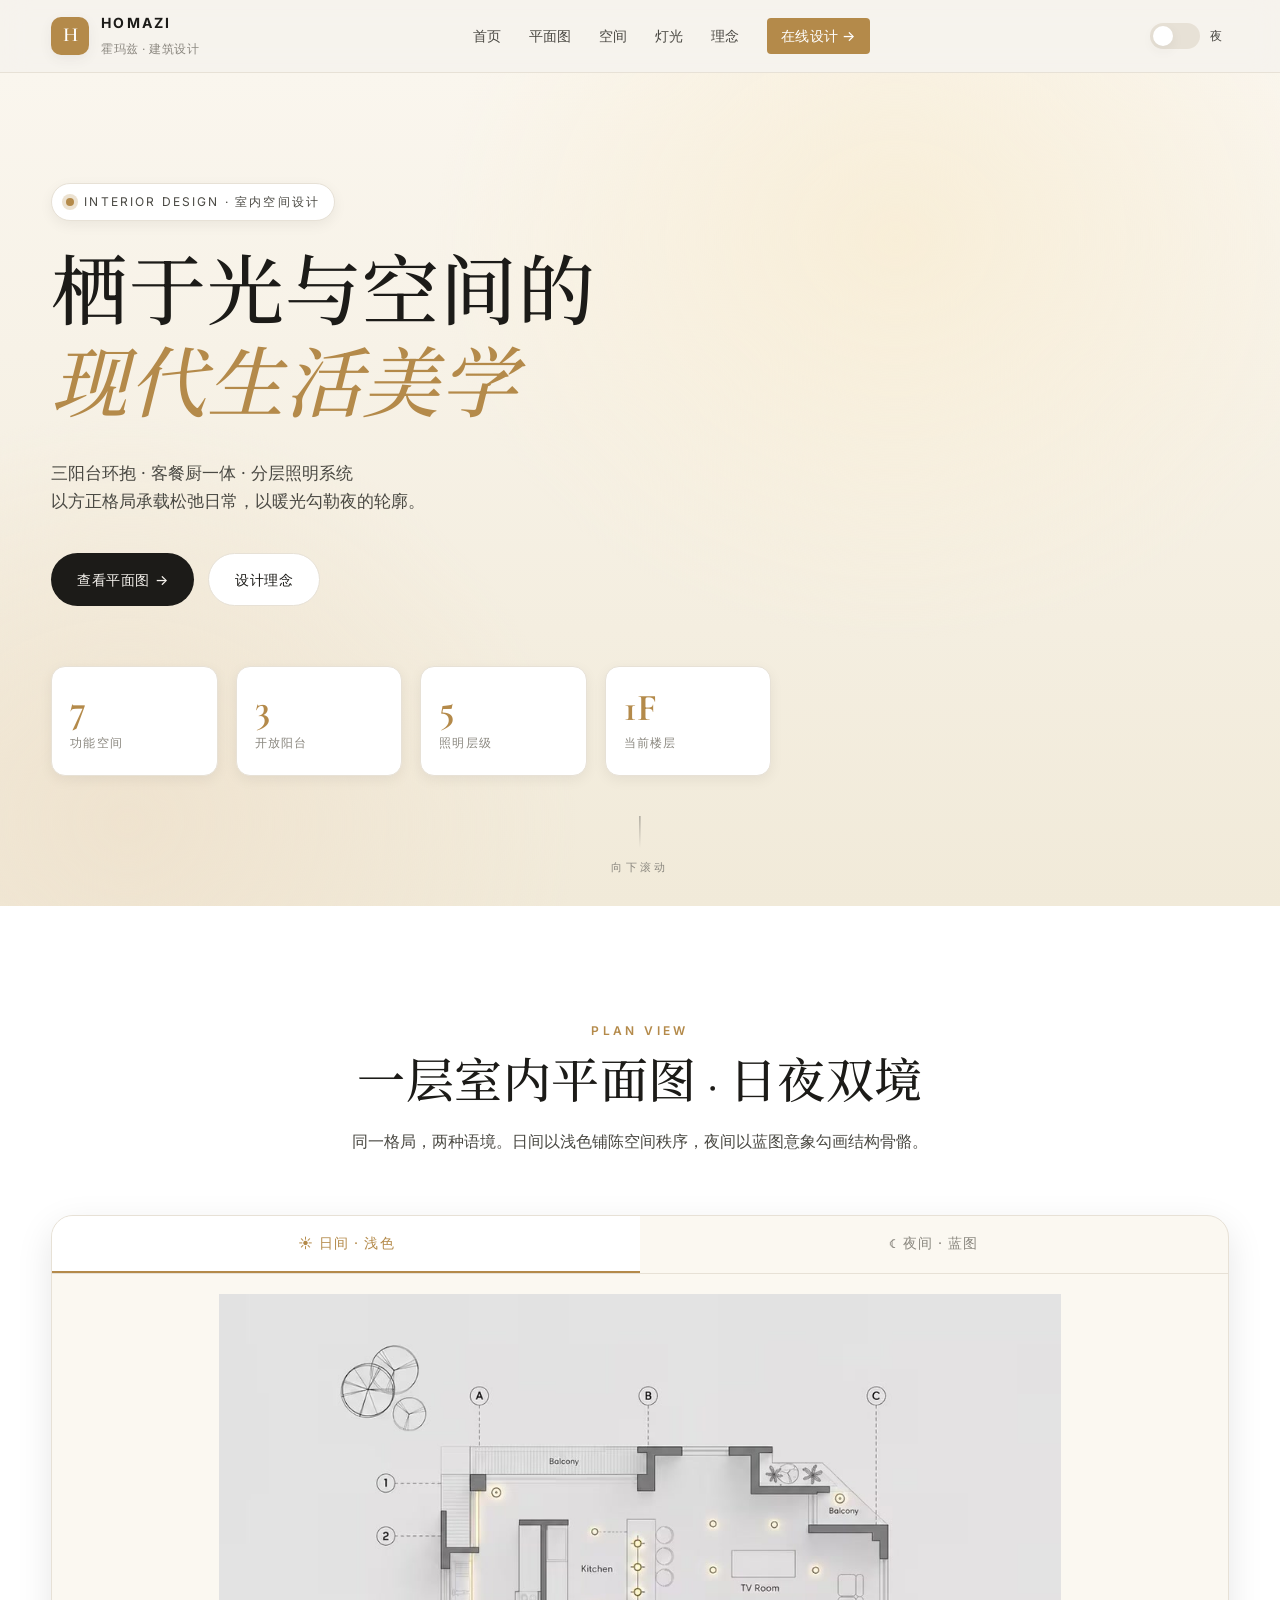
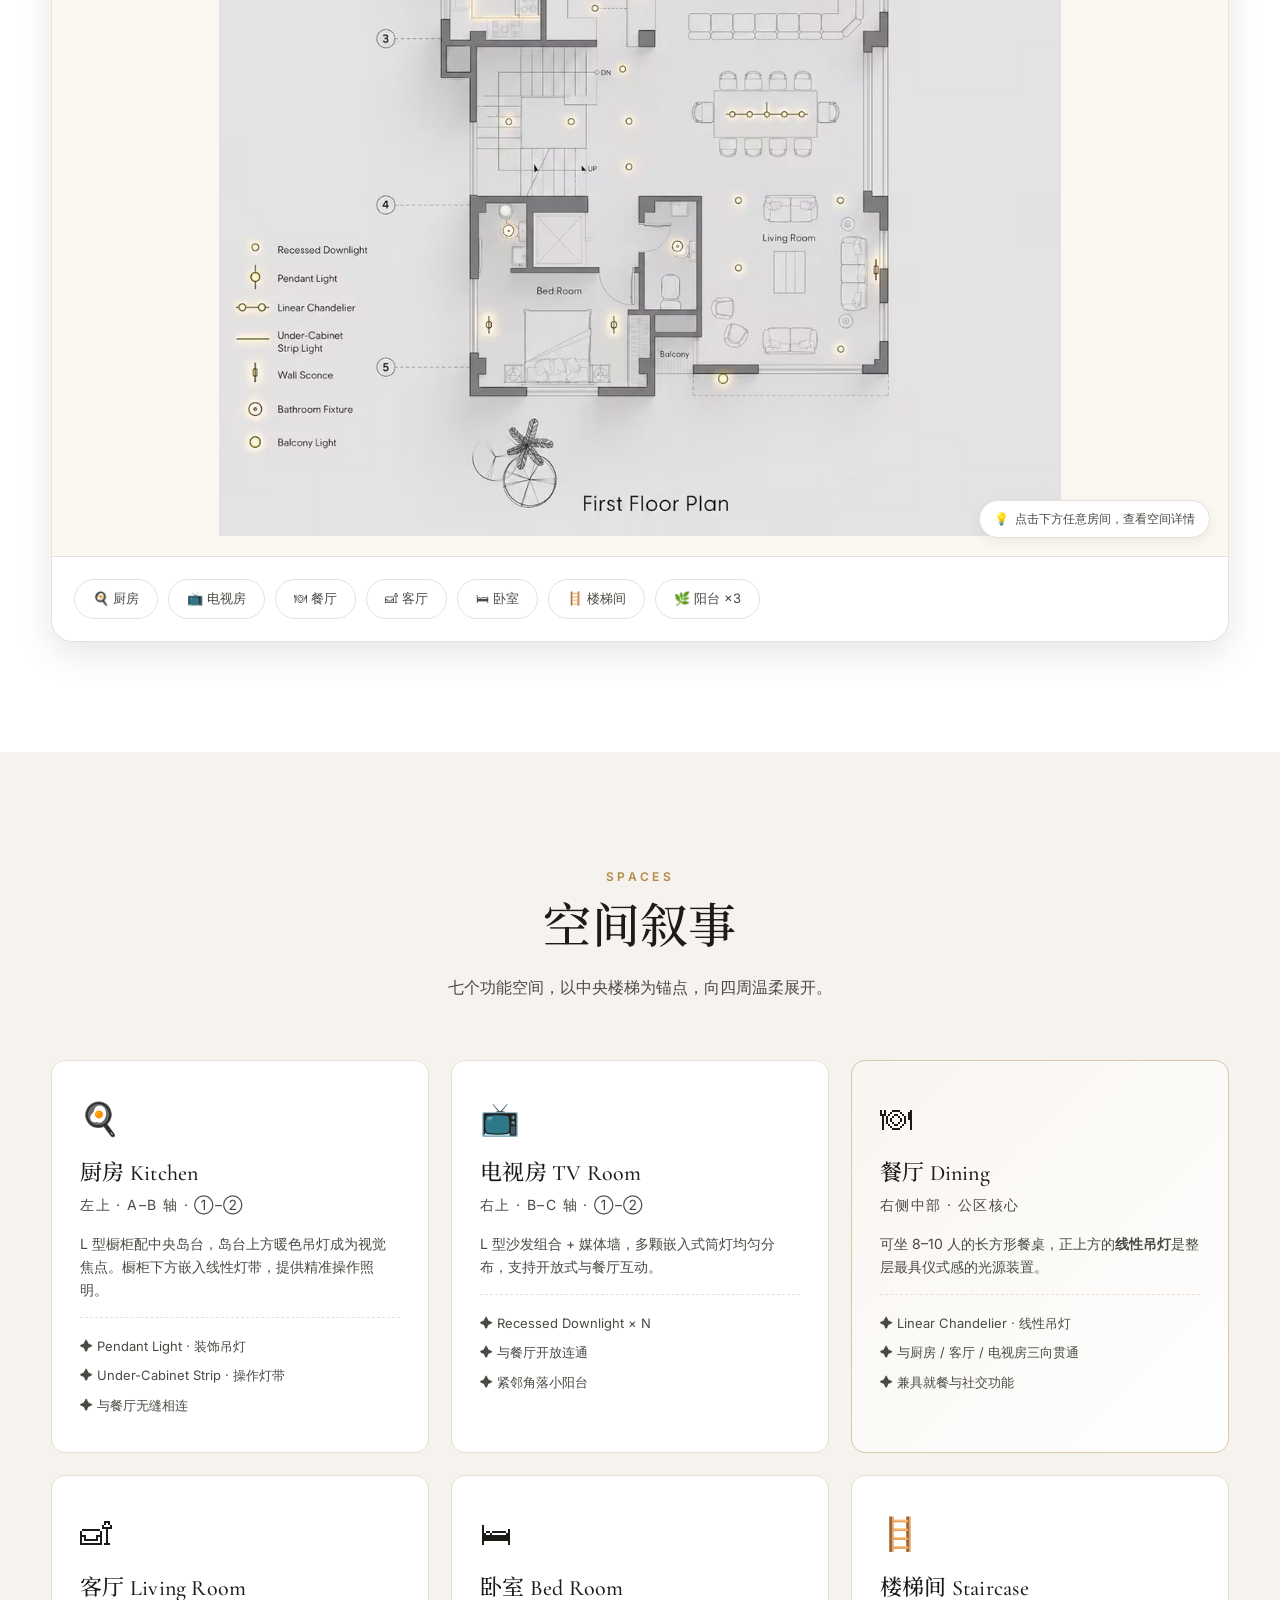
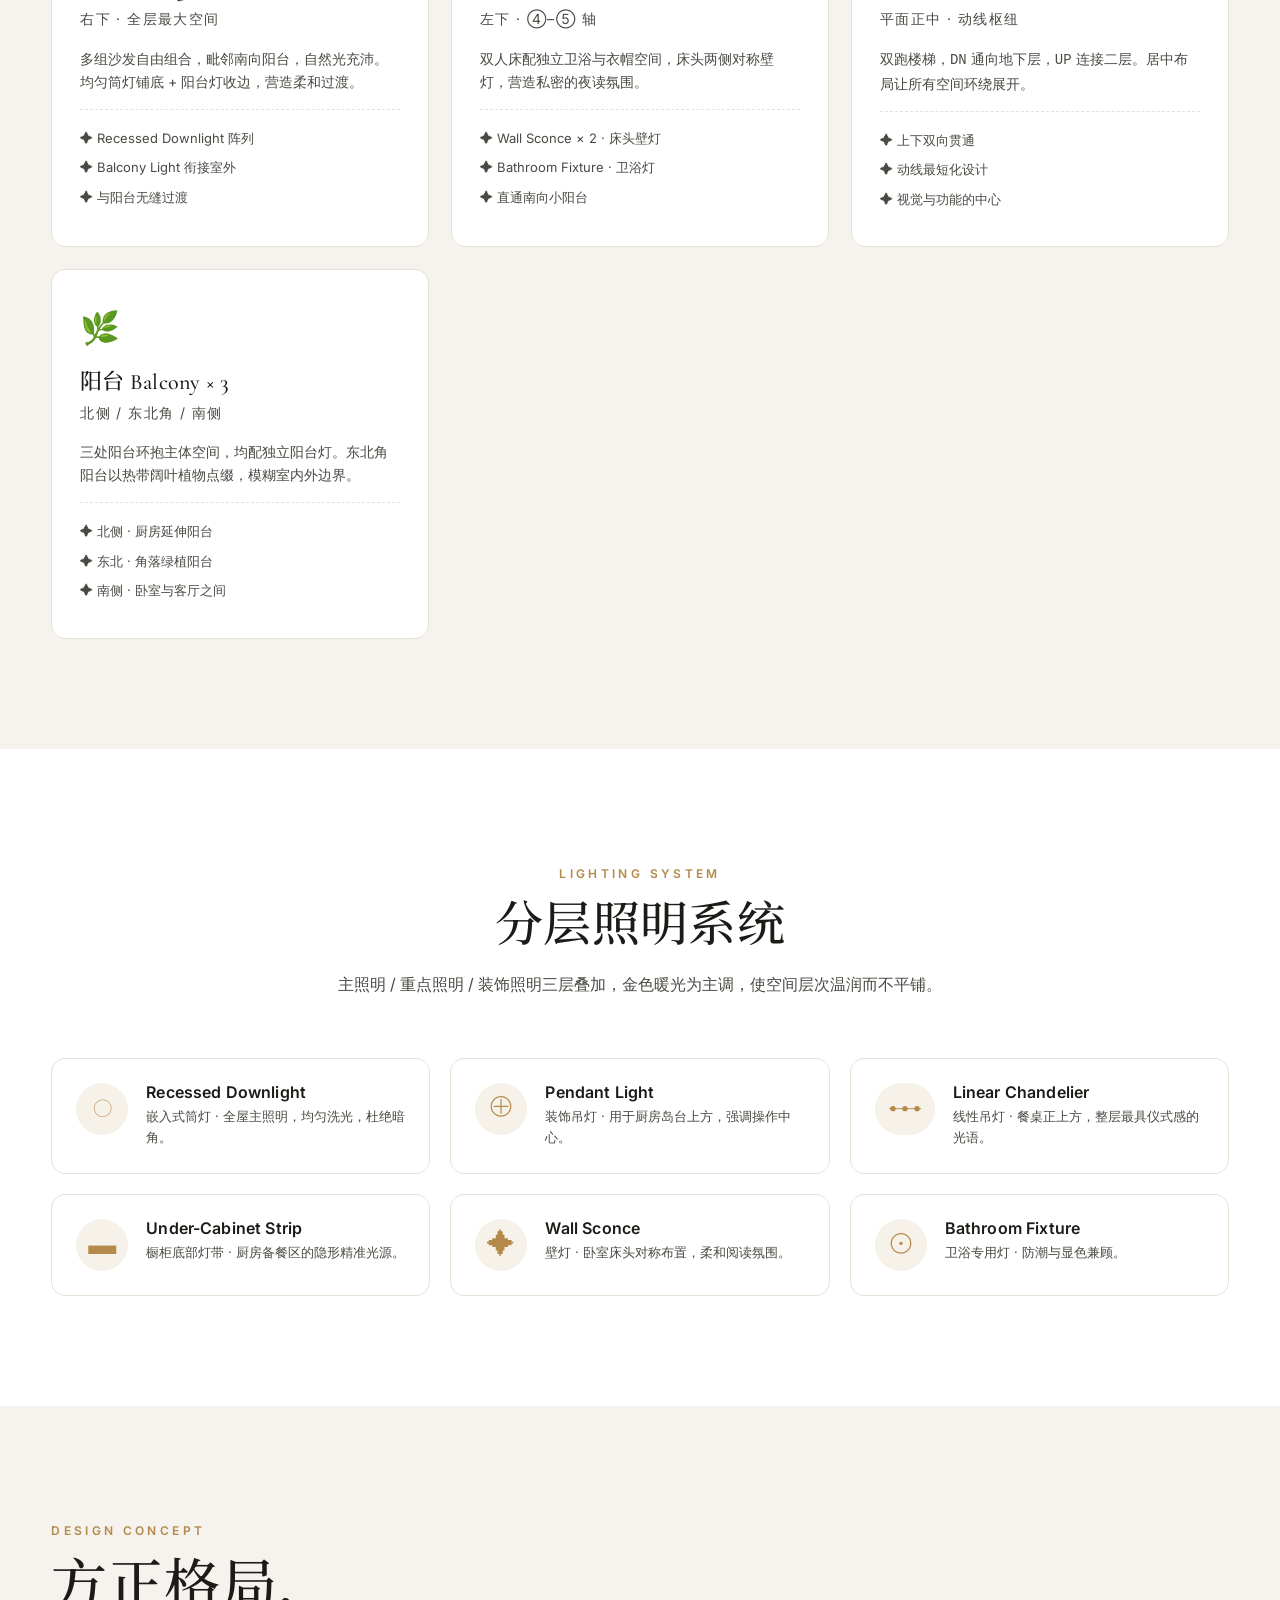
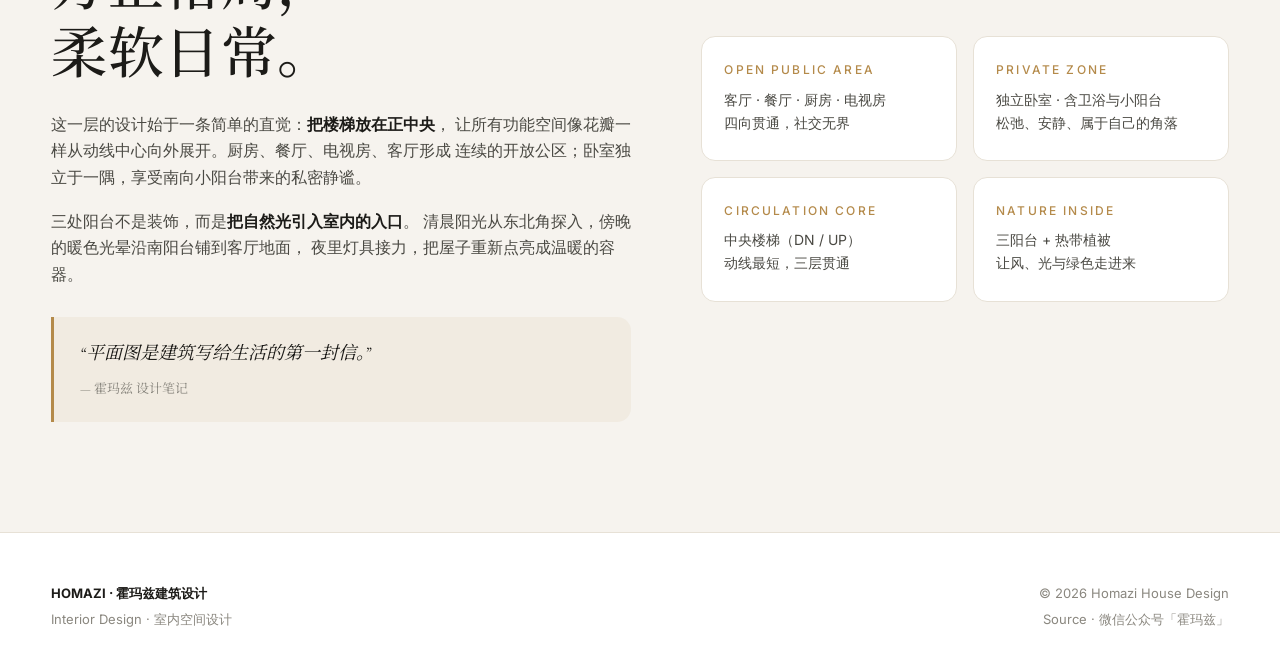
<file: index.html>
<!DOCTYPE html>
<html lang="zh-CN">
<head>
  <meta charset="UTF-8" />
  <meta name="viewport" content="width=device-width, initial-scale=1.0" />
  <title>霍玛兹 · 一层室内空间设计 | First Floor Interior</title>
  <meta name="description" content="霍玛兹建筑设计作品 · 一层室内平面设计 — 客厅、餐厅、厨房、卧室、电视房、楼梯间、三处阳台，分层照明系统设计。" />
  <link rel="stylesheet" href="assets/css/style.css" />
  <link rel="preconnect" href="https://fonts.googleapis.com" />
  <link rel="preconnect" href="https://fonts.gstatic.com" crossorigin />
  <link href="https://fonts.googleapis.com/css2?family=Cormorant+Garamond:wght@300;400;500;600&family=Inter:wght@300;400;500;600;700&family=Noto+Serif+SC:wght@300;400;500;600&display=swap" rel="stylesheet" />
</head>
<body data-theme="day">

  <!-- ======= 顶部导航 ======= -->
  <header class="nav">
    <div class="nav__inner container">
      <a href="#hero" class="nav__brand">
        <span class="brand-mark">H</span>
        <span class="brand-text">
          <strong>HOMAZI</strong>
          <em>霍玛兹 · 建筑设计</em>
        </span>
      </a>
      <nav class="nav__links">
        <a href="#hero">首页</a>
        <a href="#plan">平面图</a>
        <a href="#rooms">空间</a>
        <a href="#lighting">灯光</a>
        <a href="#concept">理念</a>
        <a href="editor/" class="nav__cta">在线设计 →</a>
      </nav>
      <button id="themeToggle" class="theme-toggle" aria-label="切换日夜模式" title="切换日夜模式">
        <span class="theme-toggle__track">
          <span class="theme-toggle__thumb"></span>
        </span>
        <span class="theme-toggle__label">夜</span>
      </button>
    </div>
  </header>

  <!-- ======= Hero 英雄区 ======= -->
  <section id="hero" class="hero">
    <div class="hero__bg"></div>
    <div class="container hero__inner">
      <div class="hero__meta">
        <span class="dot"></span>
        <span>INTERIOR DESIGN · 室内空间设计</span>
      </div>
      <h1 class="hero__title">
        <span class="line">栖于光与空间的</span>
        <span class="line accent">现代生活美学</span>
      </h1>
      <p class="hero__subtitle">
        三阳台环抱 · 客餐厨一体 · 分层照明系统<br />
        以方正格局承载松弛日常，以暖光勾勒夜的轮廓。
      </p>
      <div class="hero__actions">
        <a href="#plan" class="btn btn--primary">查看平面图 →</a>
        <a href="#concept" class="btn btn--ghost">设计理念</a>
      </div>
      <div class="hero__stats">
        <div class="stat"><strong>7</strong><span>功能空间</span></div>
        <div class="stat"><strong>3</strong><span>开放阳台</span></div>
        <div class="stat"><strong>5</strong><span>照明层级</span></div>
        <div class="stat"><strong>1F</strong><span>当前楼层</span></div>
      </div>
    </div>
    <div class="hero__scroll">
      <span></span> 向下滚动
    </div>
  </section>

  <!-- ======= 平面图展示（白天/黑夜切换） ======= -->
  <section id="plan" class="section plan">
    <div class="container">
      <div class="section__head">
        <span class="eyebrow">PLAN VIEW</span>
        <h2>一层室内平面图 · 日夜双境</h2>
        <p>同一格局，两种语境。日间以浅色铺陈空间秩序，夜间以蓝图意象勾画结构骨骼。</p>
      </div>

      <div class="plan__viewer">
        <div class="plan__tabs">
          <button class="plan__tab is-active" data-mode="day">☀ 日间 · 浅色</button>
          <button class="plan__tab" data-mode="night">☾ 夜间 · 蓝图</button>
        </div>

        <div class="plan__stage">
          <picture class="plan__image plan__image--day is-active">
            <img src="assets/images/floor-day.jpg" alt="一层平面图 - 日间浅色版" loading="lazy" />
          </picture>
          <picture class="plan__image plan__image--night">
            <img src="assets/images/floor-night.jpg" alt="一层平面图 - 夜间蓝图版" loading="lazy" />
          </picture>

          <div class="plan__hint">
            <span>💡</span> 点击下方任意房间，查看空间详情
          </div>
        </div>

        <!-- 房间索引 -->
        <div class="plan__rooms">
          <button class="chip" data-room="kitchen">🍳 厨房</button>
          <button class="chip" data-room="tv">📺 电视房</button>
          <button class="chip" data-room="dining">🍽 餐厅</button>
          <button class="chip" data-room="living">🛋 客厅</button>
          <button class="chip" data-room="bedroom">🛏 卧室</button>
          <button class="chip" data-room="stairs">🪜 楼梯间</button>
          <button class="chip" data-room="balcony">🌿 阳台 ×3</button>
        </div>
      </div>
    </div>
  </section>

  <!-- ======= 房间详情 ======= -->
  <section id="rooms" class="section rooms">
    <div class="container">
      <div class="section__head">
        <span class="eyebrow">SPACES</span>
        <h2>空间叙事</h2>
        <p>七个功能空间，以中央楼梯为锚点，向四周温柔展开。</p>
      </div>

      <div class="rooms__grid">

        <article class="room-card" id="card-kitchen">
          <div class="room-card__icon">🍳</div>
          <h3>厨房 Kitchen</h3>
          <p class="room-card__loc">左上 · A–B 轴 · ①–②</p>
          <p>L 型橱柜配中央岛台，岛台上方暖色吊灯成为视觉焦点。橱柜下方嵌入线性灯带，提供精准操作照明。</p>
          <ul class="room-card__list">
            <li>✦ Pendant Light · 装饰吊灯</li>
            <li>✦ Under-Cabinet Strip · 操作灯带</li>
            <li>✦ 与餐厅无缝相连</li>
          </ul>
        </article>

        <article class="room-card" id="card-tv">
          <div class="room-card__icon">📺</div>
          <h3>电视房 TV Room</h3>
          <p class="room-card__loc">右上 · B–C 轴 · ①–②</p>
          <p>L 型沙发组合 + 媒体墙，多颗嵌入式筒灯均匀分布，支持开放式与餐厅互动。</p>
          <ul class="room-card__list">
            <li>✦ Recessed Downlight × N</li>
            <li>✦ 与餐厅开放连通</li>
            <li>✦ 紧邻角落小阳台</li>
          </ul>
        </article>

        <article class="room-card room-card--feature" id="card-dining">
          <div class="room-card__icon">🍽</div>
          <h3>餐厅 Dining</h3>
          <p class="room-card__loc">右侧中部 · 公区核心</p>
          <p>可坐 8–10 人的长方形餐桌，正上方的<strong>线性吊灯</strong>是整层最具仪式感的光源装置。</p>
          <ul class="room-card__list">
            <li>✦ Linear Chandelier · 线性吊灯</li>
            <li>✦ 与厨房 / 客厅 / 电视房三向贯通</li>
            <li>✦ 兼具就餐与社交功能</li>
          </ul>
        </article>

        <article class="room-card" id="card-living">
          <div class="room-card__icon">🛋</div>
          <h3>客厅 Living Room</h3>
          <p class="room-card__loc">右下 · 全层最大空间</p>
          <p>多组沙发自由组合，毗邻南向阳台，自然光充沛。均匀筒灯铺底 + 阳台灯收边，营造柔和过渡。</p>
          <ul class="room-card__list">
            <li>✦ Recessed Downlight 阵列</li>
            <li>✦ Balcony Light 衔接室外</li>
            <li>✦ 与阳台无缝过渡</li>
          </ul>
        </article>

        <article class="room-card" id="card-bedroom">
          <div class="room-card__icon">🛏</div>
          <h3>卧室 Bed Room</h3>
          <p class="room-card__loc">左下 · ④–⑤ 轴</p>
          <p>双人床配独立卫浴与衣帽空间，床头两侧对称壁灯，营造私密的夜读氛围。</p>
          <ul class="room-card__list">
            <li>✦ Wall Sconce × 2 · 床头壁灯</li>
            <li>✦ Bathroom Fixture · 卫浴灯</li>
            <li>✦ 直通南向小阳台</li>
          </ul>
        </article>

        <article class="room-card" id="card-stairs">
          <div class="room-card__icon">🪜</div>
          <h3>楼梯间 Staircase</h3>
          <p class="room-card__loc">平面正中 · 动线枢纽</p>
          <p>双跑楼梯，<code>DN</code> 通向地下层，<code>UP</code> 连接二层。居中布局让所有空间环绕展开。</p>
          <ul class="room-card__list">
            <li>✦ 上下双向贯通</li>
            <li>✦ 动线最短化设计</li>
            <li>✦ 视觉与功能的中心</li>
          </ul>
        </article>

        <article class="room-card" id="card-balcony">
          <div class="room-card__icon">🌿</div>
          <h3>阳台 Balcony × 3</h3>
          <p class="room-card__loc">北侧 / 东北角 / 南侧</p>
          <p>三处阳台环抱主体空间，均配独立阳台灯。东北角阳台以热带阔叶植物点缀，模糊室内外边界。</p>
          <ul class="room-card__list">
            <li>✦ 北侧 · 厨房延伸阳台</li>
            <li>✦ 东北 · 角落绿植阳台</li>
            <li>✦ 南侧 · 卧室与客厅之间</li>
          </ul>
        </article>

      </div>
    </div>
  </section>

  <!-- ======= 灯光设计 ======= -->
  <section id="lighting" class="section lighting">
    <div class="container">
      <div class="section__head">
        <span class="eyebrow">LIGHTING SYSTEM</span>
        <h2>分层照明系统</h2>
        <p>主照明 / 重点照明 / 装饰照明三层叠加，金色暖光为主调，使空间层次温润而不平铺。</p>
      </div>

      <div class="legend">
        <div class="legend__item">
          <span class="legend__symbol">○</span>
          <div>
            <h4>Recessed Downlight</h4>
            <p>嵌入式筒灯 · 全屋主照明，均匀洗光，杜绝暗角。</p>
          </div>
        </div>
        <div class="legend__item">
          <span class="legend__symbol">⊕</span>
          <div>
            <h4>Pendant Light</h4>
            <p>装饰吊灯 · 用于厨房岛台上方，强调操作中心。</p>
          </div>
        </div>
        <div class="legend__item">
          <span class="legend__symbol legend__symbol--linear">
            <svg viewBox="0 0 60 14" aria-hidden="true">
              <line x1="6" y1="7" x2="54" y2="7" stroke="currentColor" stroke-width="1.4"/>
              <circle cx="12" cy="7" r="4" fill="currentColor"/>
              <circle cx="30" cy="7" r="4" fill="currentColor"/>
              <circle cx="48" cy="7" r="4" fill="currentColor"/>
            </svg>
          </span>
          <div>
            <h4>Linear Chandelier</h4>
            <p>线性吊灯 · 餐桌正上方，整层最具仪式感的光语。</p>
          </div>
        </div>
        <div class="legend__item">
          <span class="legend__symbol">▬</span>
          <div>
            <h4>Under-Cabinet Strip</h4>
            <p>橱柜底部灯带 · 厨房备餐区的隐形精准光源。</p>
          </div>
        </div>
        <div class="legend__item">
          <span class="legend__symbol">✦</span>
          <div>
            <h4>Wall Sconce</h4>
            <p>壁灯 · 卧室床头对称布置，柔和阅读氛围。</p>
          </div>
        </div>
        <div class="legend__item">
          <span class="legend__symbol">⊙</span>
          <div>
            <h4>Bathroom Fixture</h4>
            <p>卫浴专用灯 · 防潮与显色兼顾。</p>
          </div>
        </div>
      </div>
    </div>
  </section>

  <!-- ======= 设计理念 ======= -->
  <section id="concept" class="section concept">
    <div class="container concept__grid">
      <div class="concept__text">
        <span class="eyebrow">DESIGN CONCEPT</span>
        <h2>方正格局，<br />柔软日常。</h2>
        <p>
          这一层的设计始于一条简单的直觉：<strong>把楼梯放在正中央</strong>，
          让所有功能空间像花瓣一样从动线中心向外展开。厨房、餐厅、电视房、客厅形成
          连续的开放公区；卧室独立于一隅，享受南向小阳台带来的私密静谧。
        </p>
        <p>
          三处阳台不是装饰，而是<strong>把自然光引入室内的入口</strong>。
          清晨阳光从东北角探入，傍晚的暖色光晕沿南阳台铺到客厅地面，
          夜里灯具接力，把屋子重新点亮成温暖的容器。
        </p>
        <blockquote>
          “平面图是建筑写给生活的第一封信。”
          <cite>— 霍玛兹 设计笔记</cite>
        </blockquote>
      </div>
      <div class="concept__visual">
        <div class="concept__card">
          <h4>OPEN PUBLIC AREA</h4>
          <p>客厅 · 餐厅 · 厨房 · 电视房<br />四向贯通，社交无界</p>
        </div>
        <div class="concept__card">
          <h4>PRIVATE ZONE</h4>
          <p>独立卧室 · 含卫浴与小阳台<br />松弛、安静、属于自己的角落</p>
        </div>
        <div class="concept__card">
          <h4>CIRCULATION CORE</h4>
          <p>中央楼梯（DN / UP）<br />动线最短，三层贯通</p>
        </div>
        <div class="concept__card">
          <h4>NATURE INSIDE</h4>
          <p>三阳台 + 热带植被<br />让风、光与绿色走进来</p>
        </div>
      </div>
    </div>
  </section>

  <!-- ======= 页脚 ======= -->
  <footer class="footer">
    <div class="container footer__inner">
      <div>
        <strong>HOMAZI · 霍玛兹建筑设计</strong>
        <p>Interior Design · 室内空间设计</p>
      </div>
      <div class="footer__meta">
        <span>© 2026 Homazi House Design</span>
        <span>Source · 微信公众号「霍玛兹」</span>
      </div>
    </div>
  </footer>

  <!-- ======= 房间详情弹窗 ======= -->
  <div id="modal" class="modal" aria-hidden="true">
    <div class="modal__backdrop" data-close></div>
    <div class="modal__panel">
      <button class="modal__close" data-close aria-label="关闭">×</button>
      <div id="modalContent"></div>
    </div>
  </div>

  <script src="assets/js/main.js"></script>
</body>
</html>
</file>
<file: assets/css/style.css>
/* ============================================================
   Homazi · First Floor Plan — Stylesheet
   日夜双主题：通过 body[data-theme="day"|"night"] 切换变量
   ============================================================ */

/* ---------- 基础变量 ---------- */
:root {
  --font-sans: "Inter", -apple-system, "PingFang SC", "Microsoft YaHei", sans-serif;
  --font-serif: "Cormorant Garamond", "Noto Serif SC", Georgia, serif;
  --radius: 14px;
  --radius-lg: 22px;
  --shadow-sm: 0 4px 14px rgba(0, 0, 0, 0.06);
  --shadow-md: 0 12px 36px rgba(0, 0, 0, 0.10);
  --shadow-lg: 0 30px 80px rgba(0, 0, 0, 0.18);
  --transition: 0.4s cubic-bezier(0.22, 0.61, 0.36, 1);
}

/* 日间主题 */
body[data-theme="day"] {
  --bg: #f6f3ee;
  --bg-soft: #ffffff;
  --bg-elevated: #ffffff;
  --ink: #1c1b18;
  --ink-soft: #4a4943;
  --ink-mute: #8a877f;
  --line: #e7e1d6;
  --accent: #b48a4a;        /* 暖金 */
  --accent-soft: #e6d3b0;
  --grad-hero: radial-gradient(60% 80% at 70% 20%, #f8eed8 0%, transparent 60%),
               radial-gradient(50% 70% at 10% 90%, #efe3cf 0%, transparent 70%),
               linear-gradient(180deg, #faf6ee 0%, #f1ead9 100%);
  --plan-bg: #fbf8f1;
  --chip-bg: #fff;
  --modal-bg: #fff;
}

/* 夜间主题 */
body[data-theme="night"] {
  --bg: #0d1727;
  --bg-soft: #122035;
  --bg-elevated: #182a45;
  --ink: #f1ecdf;
  --ink-soft: #c8c1ad;
  --ink-mute: #7e88a0;
  --line: #233655;
  --accent: #e0c074;        /* 月光金 */
  --accent-soft: #6a5a35;
  --grad-hero: radial-gradient(60% 80% at 70% 20%, #1f3a66 0%, transparent 65%),
               radial-gradient(50% 70% at 10% 90%, #15294a 0%, transparent 70%),
               linear-gradient(180deg, #0a1424 0%, #0d1c33 100%);
  --plan-bg: #0e1c33;
  --chip-bg: #182a45;
  --modal-bg: #15263f;
}

/* ---------- 全局 reset ---------- */
* { box-sizing: border-box; }
html { scroll-behavior: smooth; }
body {
  margin: 0;
  font-family: var(--font-sans);
  background: var(--bg);
  color: var(--ink);
  line-height: 1.65;
  -webkit-font-smoothing: antialiased;
  transition: background var(--transition), color var(--transition);
}
img { max-width: 100%; display: block; }
a { color: inherit; text-decoration: none; }
button { font-family: inherit; cursor: pointer; border: 0; background: none; color: inherit; }
h1, h2, h3, h4 { font-family: var(--font-serif); font-weight: 500; letter-spacing: 0.01em; line-height: 1.2; margin: 0; }
.container { width: min(1180px, 92%); margin: 0 auto; }
.eyebrow {
  display: inline-block;
  font-size: 12px;
  letter-spacing: 0.28em;
  font-weight: 600;
  color: var(--accent);
  text-transform: uppercase;
  margin-bottom: 14px;
}

/* ---------- 顶部导航 ---------- */
.nav {
  position: sticky;
  top: 0;
  z-index: 50;
  backdrop-filter: blur(14px);
  -webkit-backdrop-filter: blur(14px);
  background: color-mix(in srgb, var(--bg) 78%, transparent);
  border-bottom: 1px solid var(--line);
  transition: background var(--transition), border-color var(--transition);
}
.nav__inner {
  display: flex;
  align-items: center;
  justify-content: space-between;
  height: 72px;
  gap: 24px;
}
.nav__brand { display: flex; align-items: center; gap: 12px; }
.brand-mark {
  width: 38px; height: 38px;
  border-radius: 10px;
  background: var(--accent);
  color: #fff;
  display: grid; place-items: center;
  font-family: var(--font-serif);
  font-size: 20px; font-weight: 600;
  box-shadow: var(--shadow-sm);
}
.brand-text strong { display: block; font-size: 14px; letter-spacing: 0.16em; }
.brand-text em { font-style: normal; font-size: 12px; color: var(--ink-mute); letter-spacing: 0.04em; }
.nav__links { display: flex; gap: 28px; font-size: 14px; color: var(--ink-soft); }
.nav__links a {
  position: relative;
  padding: 6px 0;
  transition: color var(--transition);
}
.nav__links a::after {
  content: ""; position: absolute; left: 0; bottom: 0;
  width: 0; height: 1px; background: var(--accent);
  transition: width 0.3s;
}
.nav__links a:hover { color: var(--ink); }
.nav__links a:hover::after { width: 100%; }

/* CTA：去在线编辑器 */
.nav__links a.nav__cta {
  padding: 6px 14px;
  background: var(--accent, #c4a574);
  color: #fff;
  border-radius: 4px;
  font-weight: 500;
  letter-spacing: 0.02em;
}
.nav__links a.nav__cta::after { display: none; }
.nav__links a.nav__cta:hover { color: #fff; opacity: 0.85; }

/* 主题开关 */
.theme-toggle {
  display: flex; align-items: center; gap: 10px;
  font-size: 12px; color: var(--ink-soft);
  letter-spacing: 0.1em;
}
.theme-toggle__track {
  position: relative;
  width: 50px; height: 26px;
  background: var(--line);
  border-radius: 999px;
  transition: background var(--transition);
}
.theme-toggle__thumb {
  position: absolute; top: 3px; left: 3px;
  width: 20px; height: 20px;
  border-radius: 50%;
  background: var(--bg-elevated);
  box-shadow: var(--shadow-sm);
  transition: left var(--transition), background var(--transition);
}
body[data-theme="night"] .theme-toggle__thumb { left: 27px; background: var(--accent); }
body[data-theme="night"] .theme-toggle__track { background: var(--accent-soft); }

/* ---------- Hero ---------- */
.hero {
  position: relative;
  padding: 110px 0 130px;
  overflow: hidden;
}
.hero__bg {
  position: absolute; inset: 0;
  background: var(--grad-hero);
  z-index: -1;
  transition: background var(--transition);
}
.hero__inner { position: relative; }
.hero__meta {
  display: inline-flex; align-items: center; gap: 10px;
  padding: 8px 14px;
  background: var(--bg-elevated);
  border: 1px solid var(--line);
  border-radius: 999px;
  font-size: 12px; letter-spacing: 0.18em;
  color: var(--ink-soft);
  box-shadow: var(--shadow-sm);
  margin-bottom: 28px;
}
.dot {
  width: 8px; height: 8px; border-radius: 50%;
  background: var(--accent);
  box-shadow: 0 0 0 4px color-mix(in srgb, var(--accent) 25%, transparent);
  animation: pulse 2.4s infinite;
}
@keyframes pulse {
  0%, 100% { opacity: 1; }
  50% { opacity: 0.4; }
}
.hero__title {
  font-size: clamp(40px, 6vw, 78px);
  margin: 0 0 26px;
}
.hero__title .line { display: block; }
.hero__title .accent { color: var(--accent); font-style: italic; }
.hero__subtitle {
  font-size: 17px;
  color: var(--ink-soft);
  max-width: 560px;
  margin: 0 0 38px;
}
.hero__actions { display: flex; gap: 14px; flex-wrap: wrap; margin-bottom: 60px; }
.btn {
  display: inline-flex; align-items: center; gap: 8px;
  padding: 14px 26px;
  border-radius: 999px;
  font-size: 14px; font-weight: 500;
  letter-spacing: 0.04em;
  transition: transform 0.25s, background var(--transition), color var(--transition), border-color var(--transition);
}
.btn--primary {
  background: var(--ink); color: var(--bg);
}
.btn--primary:hover { transform: translateY(-2px); background: var(--accent); color: #fff; }
.btn--ghost {
  border: 1px solid var(--line);
  color: var(--ink);
  background: var(--bg-elevated);
}
.btn--ghost:hover { transform: translateY(-2px); border-color: var(--accent); color: var(--accent); }

.hero__stats {
  display: grid;
  grid-template-columns: repeat(4, 1fr);
  gap: 18px;
  max-width: 720px;
}
.stat {
  padding: 22px 18px;
  background: var(--bg-elevated);
  border: 1px solid var(--line);
  border-radius: var(--radius);
  box-shadow: var(--shadow-sm);
  text-align: left;
}
.stat strong {
  display: block;
  font-family: var(--font-serif);
  font-size: 38px;
  color: var(--accent);
  line-height: 1;
}
.stat span {
  display: block;
  margin-top: 6px;
  font-size: 12px;
  color: var(--ink-mute);
  letter-spacing: 0.1em;
}
.hero__scroll {
  position: absolute; left: 50%; bottom: 30px;
  transform: translateX(-50%);
  font-size: 11px; letter-spacing: 0.3em;
  color: var(--ink-mute);
  display: flex; flex-direction: column; align-items: center; gap: 10px;
}
.hero__scroll span {
  width: 1px; height: 32px;
  background: linear-gradient(var(--ink-mute), transparent);
  display: block;
  animation: scrollLine 2.2s infinite;
}
@keyframes scrollLine {
  0% { transform: scaleY(0); transform-origin: top; }
  50% { transform: scaleY(1); transform-origin: top; }
  51% { transform-origin: bottom; }
  100% { transform: scaleY(0); transform-origin: bottom; }
}

/* ---------- Section 通用 ---------- */
.section { padding: 110px 0; }
.section__head {
  text-align: center;
  max-width: 640px;
  margin: 0 auto 60px;
}
.section__head h2 {
  font-size: clamp(32px, 4vw, 48px);
  margin-bottom: 14px;
}
.section__head p { color: var(--ink-soft); font-size: 16px; }

/* ---------- 平面图 viewer ---------- */
.plan { background: var(--bg-soft); transition: background var(--transition); }
.plan__viewer {
  background: var(--plan-bg);
  border: 1px solid var(--line);
  border-radius: var(--radius-lg);
  box-shadow: var(--shadow-md);
  overflow: hidden;
  transition: background var(--transition), border-color var(--transition);
}
.plan__tabs {
  display: flex;
  border-bottom: 1px solid var(--line);
}
.plan__tab {
  flex: 1;
  padding: 18px;
  font-size: 14px;
  letter-spacing: 0.08em;
  color: var(--ink-mute);
  border-bottom: 2px solid transparent;
  transition: all var(--transition);
}
.plan__tab.is-active {
  color: var(--accent);
  border-bottom-color: var(--accent);
  background: var(--bg-elevated);
}
.plan__tab:hover { color: var(--ink); }

.plan__stage {
  position: relative;
  aspect-ratio: 4 / 3;
  background: var(--plan-bg);
  overflow: hidden;
}
.plan__image {
  position: absolute; inset: 0;
  opacity: 0;
  transition: opacity 0.6s ease;
  display: flex; align-items: center; justify-content: center;
}
.plan__image.is-active { opacity: 1; }
.plan__image img {
  width: 100%; height: 100%;
  object-fit: contain;
  padding: 20px;
}
.plan__hint {
  position: absolute; bottom: 18px; right: 18px;
  background: var(--bg-elevated);
  border: 1px solid var(--line);
  padding: 8px 14px;
  border-radius: 999px;
  font-size: 12px; color: var(--ink-soft);
  display: flex; align-items: center; gap: 6px;
  box-shadow: var(--shadow-sm);
}

.plan__rooms {
  display: flex;
  flex-wrap: wrap;
  gap: 10px;
  padding: 22px;
  border-top: 1px solid var(--line);
  background: var(--bg-elevated);
}
.chip {
  padding: 10px 18px;
  border-radius: 999px;
  background: var(--chip-bg);
  border: 1px solid var(--line);
  font-size: 13px;
  color: var(--ink-soft);
  transition: all 0.25s;
}
.chip:hover {
  border-color: var(--accent);
  color: var(--accent);
  transform: translateY(-2px);
  box-shadow: var(--shadow-sm);
}

/* ---------- 房间卡片 ---------- */
.rooms__grid {
  display: grid;
  grid-template-columns: repeat(auto-fit, minmax(280px, 1fr));
  gap: 22px;
}
.room-card {
  padding: 32px 28px;
  border-radius: var(--radius);
  background: var(--bg-elevated);
  border: 1px solid var(--line);
  transition: all 0.3s;
  position: relative;
  overflow: hidden;
}
.room-card::before {
  content: "";
  position: absolute; left: 0; top: 0; bottom: 0;
  width: 3px;
  background: var(--accent);
  transform: scaleY(0);
  transform-origin: top;
  transition: transform 0.4s;
}
.room-card:hover {
  transform: translateY(-6px);
  box-shadow: var(--shadow-md);
  border-color: color-mix(in srgb, var(--accent) 40%, var(--line));
}
.room-card:hover::before { transform: scaleY(1); }
.room-card--feature {
  background: linear-gradient(135deg,
    color-mix(in srgb, var(--accent) 8%, var(--bg-elevated)),
    var(--bg-elevated));
  border-color: color-mix(in srgb, var(--accent) 30%, var(--line));
}
.room-card__icon {
  font-size: 32px;
  margin-bottom: 14px;
}
.room-card h3 {
  font-size: 22px;
  margin-bottom: 6px;
}
.room-card__loc {
  font-size: 12px;
  letter-spacing: 0.1em;
  color: var(--ink-mute);
  text-transform: uppercase;
  margin: 0 0 14px;
}
.room-card p { color: var(--ink-soft); font-size: 14px; margin: 0 0 16px; }
.room-card__list {
  list-style: none;
  padding: 0;
  margin: 0;
  border-top: 1px dashed var(--line);
  padding-top: 14px;
}
.room-card__list li {
  font-size: 13px;
  color: var(--ink-soft);
  padding: 4px 0;
}

/* ---------- Lighting 图例 ---------- */
.lighting { background: var(--bg-soft); transition: background var(--transition); }
.legend {
  display: grid;
  grid-template-columns: repeat(auto-fit, minmax(280px, 1fr));
  gap: 20px;
}
.legend__item {
  display: flex; gap: 18px;
  padding: 24px;
  background: var(--bg-elevated);
  border: 1px solid var(--line);
  border-radius: var(--radius);
  transition: all 0.3s;
}
.legend__item:hover {
  transform: translateY(-3px);
  box-shadow: var(--shadow-sm);
  border-color: color-mix(in srgb, var(--accent) 35%, var(--line));
}
.legend__symbol {
  font-family: var(--font-serif);
  font-size: 28px;
  color: var(--accent);
  flex-shrink: 0;
  width: 52px; height: 52px;
  display: grid; place-items: center;
  border-radius: 50%;
  background: color-mix(in srgb, var(--accent) 12%, transparent);
}
.legend__symbol--linear {
  width: 60px; height: 52px;
  border-radius: 26px;            /* 加宽容器适配三连圆 */
  padding: 0 10px;
}
.legend__symbol--linear svg {
  width: 100%;
  height: auto;
  max-height: 14px;
  display: block;
}
.legend h4 { font-size: 16px; margin-bottom: 4px; font-family: var(--font-sans); font-weight: 600; }
.legend p { font-size: 13px; color: var(--ink-soft); margin: 0; }

/* ---------- Concept ---------- */
.concept__grid {
  display: grid;
  grid-template-columns: 1.1fr 1fr;
  gap: 70px;
  align-items: center;
}
.concept__text h2 {
  font-size: clamp(36px, 4.4vw, 56px);
  margin-bottom: 22px;
}
.concept__text p {
  color: var(--ink-soft);
  font-size: 16px;
  margin-bottom: 18px;
}
.concept__text strong { color: var(--ink); }
.concept__text blockquote {
  margin: 30px 0 0;
  padding: 22px 26px;
  border-left: 3px solid var(--accent);
  background: color-mix(in srgb, var(--accent) 8%, transparent);
  border-radius: 0 var(--radius) var(--radius) 0;
  font-family: var(--font-serif);
  font-style: italic;
  font-size: 18px;
  color: var(--ink);
}
.concept__text blockquote cite {
  display: block;
  margin-top: 10px;
  font-size: 13px;
  color: var(--ink-mute);
  font-style: normal;
}
.concept__visual {
  display: grid;
  grid-template-columns: 1fr 1fr;
  gap: 16px;
}
.concept__card {
  padding: 26px 22px;
  background: var(--bg-elevated);
  border: 1px solid var(--line);
  border-radius: var(--radius);
  transition: all 0.3s;
}
.concept__card:hover {
  transform: translateY(-4px) rotate(-0.5deg);
  box-shadow: var(--shadow-md);
  border-color: var(--accent);
}
.concept__card:nth-child(2):hover { transform: translateY(-4px) rotate(0.5deg); }
.concept__card h4 {
  font-family: var(--font-sans);
  font-size: 12px;
  letter-spacing: 0.18em;
  color: var(--accent);
  margin-bottom: 10px;
}
.concept__card p {
  font-size: 14px;
  color: var(--ink-soft);
  margin: 0;
}

/* ---------- Footer ---------- */
.footer {
  padding: 50px 0 40px;
  border-top: 1px solid var(--line);
  background: var(--bg-soft);
  transition: background var(--transition);
}
.footer__inner {
  display: flex;
  justify-content: space-between;
  align-items: center;
  flex-wrap: wrap;
  gap: 20px;
  font-size: 13px;
  color: var(--ink-mute);
}
.footer strong { color: var(--ink); display: block; margin-bottom: 4px; }
.footer p { margin: 0; }
.footer__meta { display: flex; flex-direction: column; gap: 4px; text-align: right; }

/* ---------- Modal ---------- */
.modal {
  position: fixed; inset: 0;
  z-index: 100;
  display: none;
}
.modal.is-open { display: block; }
.modal__backdrop {
  position: absolute; inset: 0;
  background: rgba(10, 15, 25, 0.5);
  backdrop-filter: blur(6px);
}
.modal__panel {
  position: absolute;
  left: 50%; top: 50%;
  transform: translate(-50%, -50%);
  width: min(560px, 92%);
  background: var(--modal-bg);
  border-radius: var(--radius-lg);
  padding: 40px 36px 36px;
  box-shadow: var(--shadow-lg);
  border: 1px solid var(--line);
  animation: modalIn 0.35s ease;
}
@keyframes modalIn {
  from { opacity: 0; transform: translate(-50%, -45%); }
  to   { opacity: 1; transform: translate(-50%, -50%); }
}
.modal__close {
  position: absolute; top: 14px; right: 18px;
  font-size: 28px;
  color: var(--ink-mute);
  width: 36px; height: 36px;
  border-radius: 50%;
  display: grid; place-items: center;
  transition: all 0.25s;
}
.modal__close:hover { background: var(--bg); color: var(--ink); }
.modal h3 {
  font-size: 28px;
  margin-bottom: 6px;
  color: var(--accent);
}
.modal small {
  display: block;
  font-size: 12px;
  color: var(--ink-mute);
  letter-spacing: 0.1em;
  text-transform: uppercase;
  margin-bottom: 16px;
}
.modal p { color: var(--ink-soft); margin: 0 0 14px; }
.modal ul { padding-left: 20px; color: var(--ink-soft); margin: 0; }
.modal ul li { padding: 4px 0; }

/* ---------- 响应式 ---------- */
@media (max-width: 900px) {
  .nav__links { display: none; }
  .hero { padding: 80px 0 100px; }
  .hero__stats { grid-template-columns: repeat(2, 1fr); }
  .section { padding: 80px 0; }
  .concept__grid { grid-template-columns: 1fr; gap: 40px; }
}
@media (max-width: 560px) {
  .hero__stats { grid-template-columns: 1fr 1fr; }
  .plan__tab { font-size: 12px; padding: 14px 8px; }
  .concept__visual { grid-template-columns: 1fr; }
  .footer__inner { flex-direction: column; align-items: flex-start; }
  .footer__meta { text-align: left; }
}
</file>
